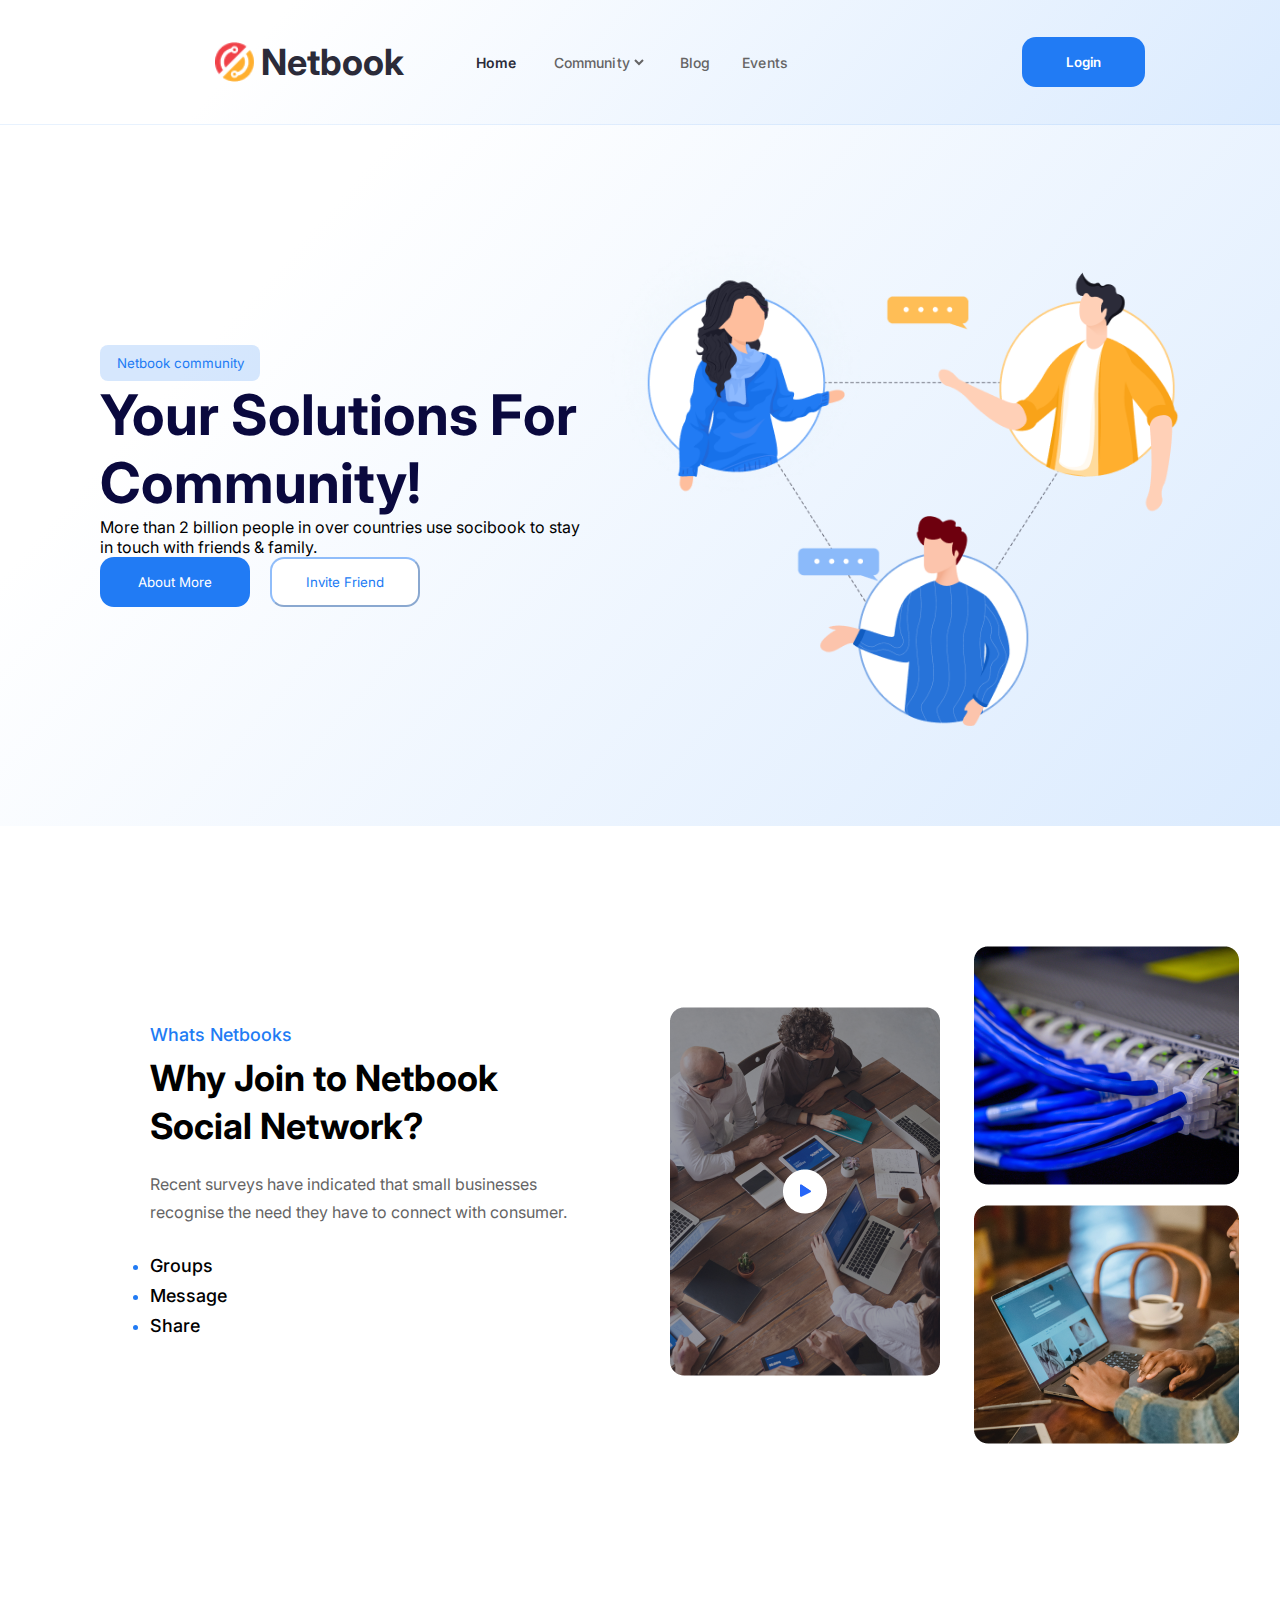
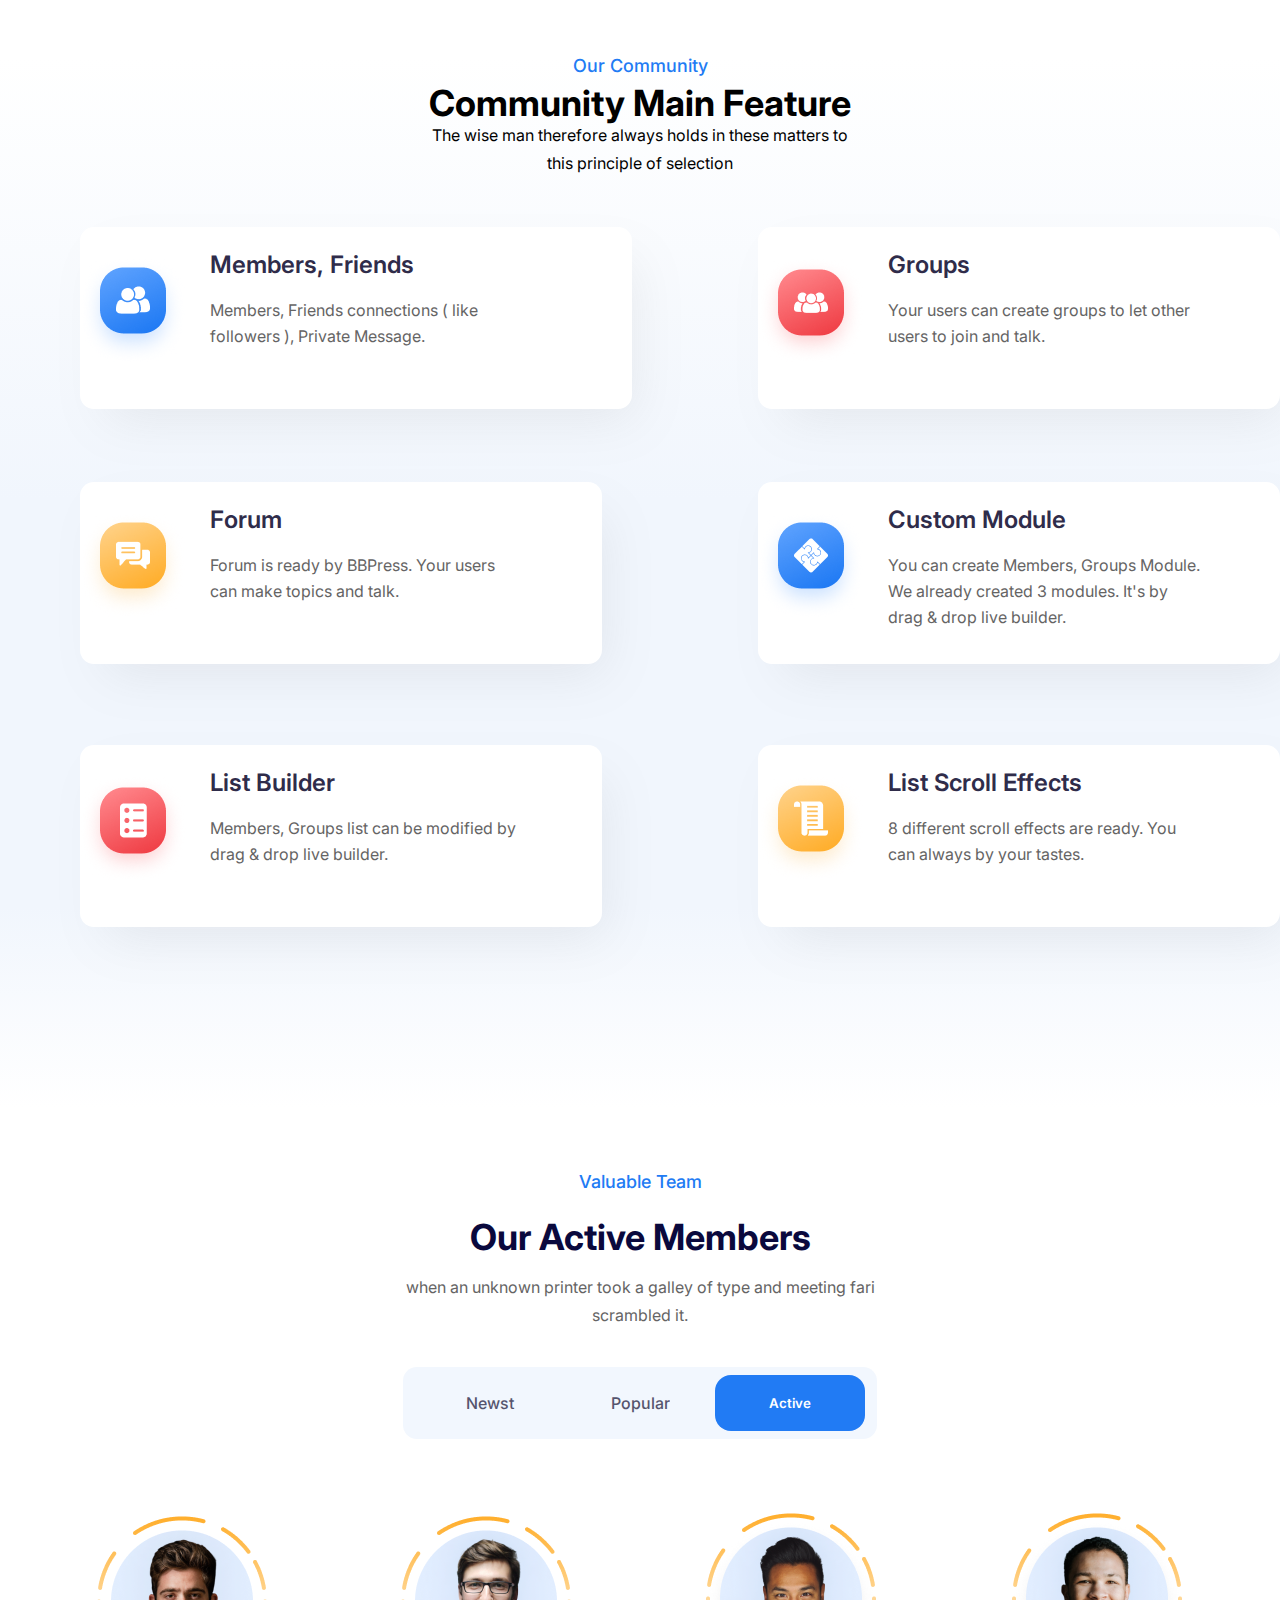
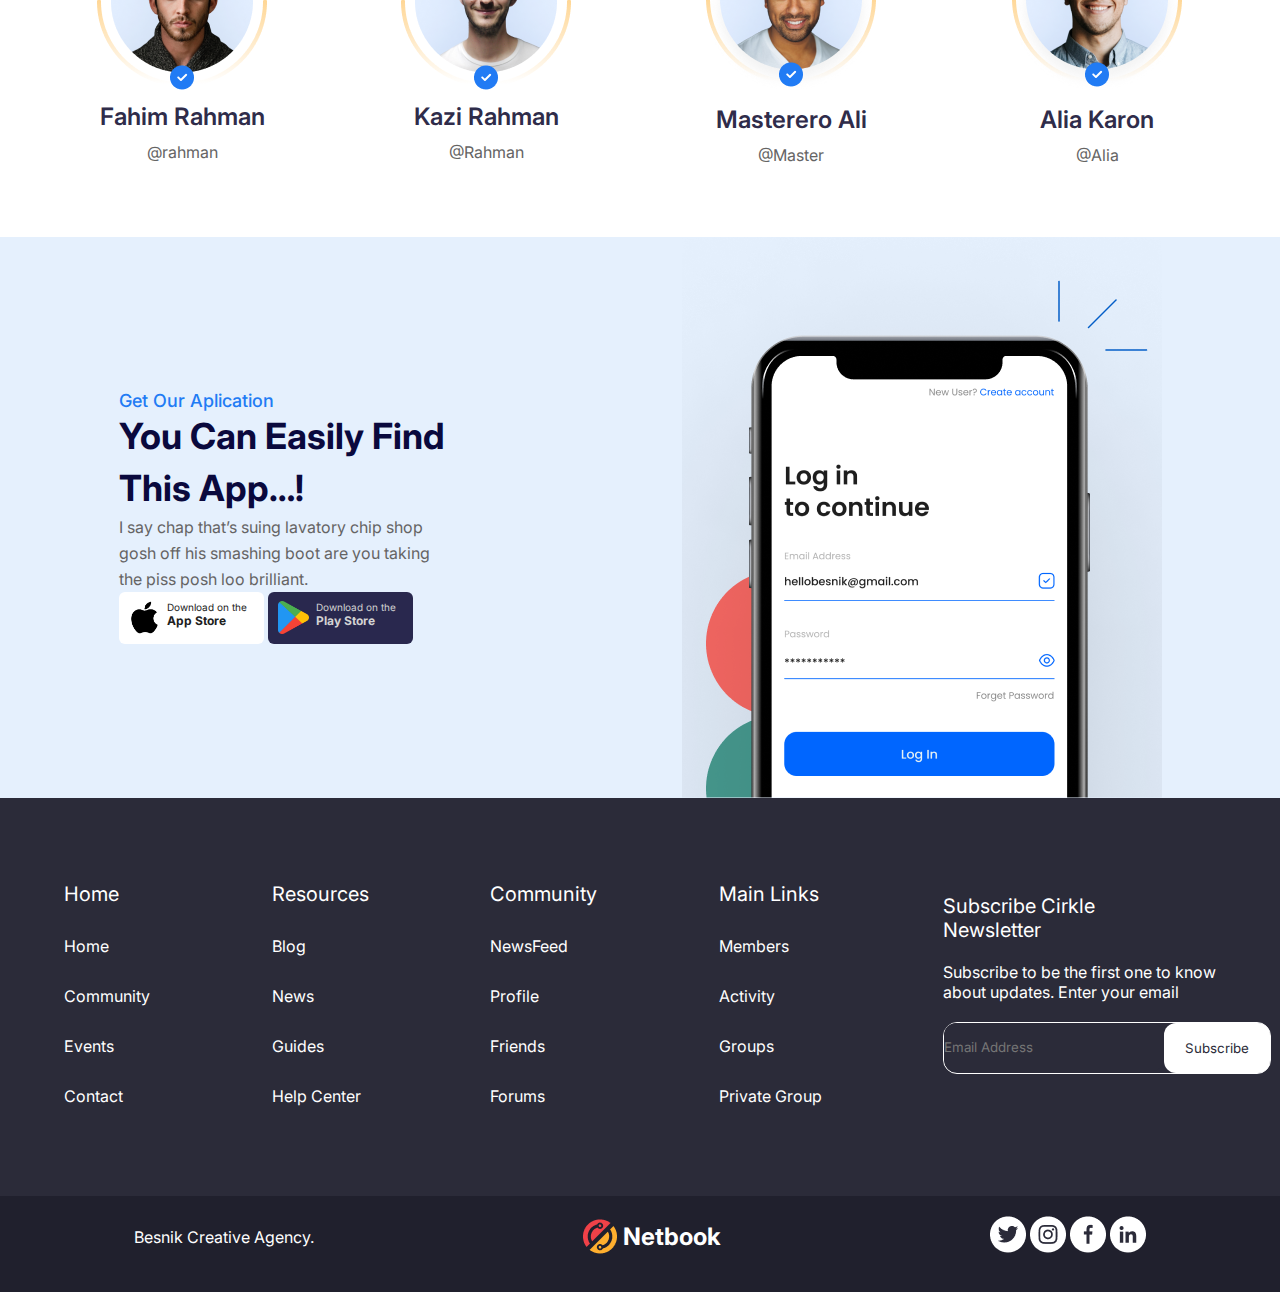
<file: index.html>
<!DOCTYPE html>
<html>
    <head>
        <meta charset="UTF-8">
        <meta http-equiv="X-UA-Compatible" content="IE=edge">
        <meta name="viewport" content="width=device-width, initial-scale=1.0">
        <link rel="stylesheet" href="index.css">
        <link rel="website icon" href="img/logo.png">
        <title>Netbook</title>
    </head>

    <body class="body">
        <header class="header">
            <div class="class-nav">
                <div id="Logo">
                    <img id="png-logo" src="img/logo.png" alt="Logo">
                    <h2>Netbook</h2>
                </div>
                <nav class="nav">
                    <a id="cor-nav-home" href="">Home</a>
                    <select name="Community" id="community">
                        <option value="Community">Community</option>
                    </select>
                    <a href="">Blog</a>
                    <a href="">Events</a>
                </nav>
            </div>

            <button id="botao-login">Login</button>
        </header>

        <section id="Home">
            <div class="home">
                <div class="textohome">
                    <button class="bnet"> Netbook community </button>
                    <h1 class="h1home">Your Solutions For Community!</h1>
                    <p>More than 2 billion people in over countries use socibook to stay in touch with friends & family.
                    </p>

                    <div class="botoeshome">
                        <button class="botao1home">About More</button>
                        <button class="botao2home">Invite Friend</button>
                    </div>

                </div>

                <img class="imagemhome" src="img/avatares.png" alt="">

        </section>

        <section id="Sec-sobre">
            <div class="container-sobre">
                <h4>Whats Netbooks</h4>
                <h2>Why Join to Netbook Social Network?</h2>
                <p>Recent surveys have indicated that small businesses recognise the need they
                    have to connect with consumer.
                </p>
                <ul>
                    <li><span>Groups</span></li>
                    <li><span>Message</span></li>
                    <li><span>Share</span></li>
                </ul>
            </div>
        </section>

        <aside id="Aside-sobre">
            <figure class="fig-izq">
                <img src="img/Image-3.png" alt="img1" class="img1">
            </figure>

            <figure class="fig-dir">

                <img src="img/Image-5.png" alt="img2" class="img2">

                <img src="img/Image-4.png" alt="img3" class="img3">
            </figure>
        </aside>

        <!--<section id="Avaliacao">

            <a class="subtt">Our Achievement</a>
            <h3 class="titulo2">We are Connecting <br> You The Digital Life.</h3>
            <h1 class="text2">The scope the Social Media becomes crucial Is <br> helps the business to directly
                engage with their <br> needs and wants.</h1>

            <button class="botao">Discover me </button>

            <div class="flecha1">
                <i class="fa-solid fa-arrow-right"></i>
            </div>

            <div class="box"></div>
            <div class="box2"></div>

            <div class="trofeu">
                <i class="fa-solid fa-trophy"></i>
            </div>

            <h1 class="texto3">Best of &nbsp <a class="A"> 2021 </a> &nbsp on Github</h1>

            <h3 class="texbox"> Awwwards</h3>
            <img class="png3" src="img/github_icon.png" alt="png3">
            <h3 class="text4">More than 2 billion we people over<br> countries use socibooks we to stay <br> in
                touch with friends.</h3>

            <h3 class="text5">Go To Awards</h3>

            <div class="flecha2">
                <i class="fa-solid fa-arrow-right"></i>
            </div>
            <div class="star">
                <img class="png3" src="img/Star.png" alt="png3">
            </div>

            <h3 class="text6">4.8 Rating</h3>
            <img class="png2" src="img/people.png" alt="png2">

            <h3 class="text7"> <a class="b"> +836k</a> &nbsp Members</h3>
            <h3 class="text8"> More than 2 billion we people over<br> countries use socibooks we to stay<br>in
                touch with friends.</h3>
            <h3 class="text9">Join Our Community</h3>

            <div class="flecha3">
                <i class="fa-solid fa-arrow-right"></i>
            </div>


        </section>-->

        <section id="Comunidade">
            <div class="container-text">
                <h3>Our Community</h3>
                <h2>Community Main Feature</h2>
                <p>The wise man therefore always holds in these matters to this principle of selection</p>
            </div>

            <div class="container-block">
                <div class="block1">
                    <img src="img/Icon-5.png">
                    <h2>Members, Friends</h2>
                    <p>Members, Friends connections ( like followers ), Private Message.</p>
                </div>
                <div class="block2">
                    <img src="img/Icon-4.png">
                    <h2>Groups</h2>
                    <p>Your users can create groups to let other users to join and talk.</p>
                </div>
                <div class="block3">
                    <img src="img/Icon-3.png">
                    <h2>Forum</h2>
                    <p>Forum is ready by BBPress. Your users can make topics and talk.</p>
                </div>
                <div class="block4">
                    <img src="img/Icon-2.png">
                    <h2>Custom Module </h2>
                    <p>You can create Members, Groups Module. We already created 3 modules.
                        It's by drag & drop live builder.</p>
                </div>
                <div class="block5">
                    <img src="img/Icon-1.png">
                    <h2>List Builder</h2>
                    <p>Members, Groups list can be modified by drag & drop live builder.</p>
                </div>
                <div class="block6">
                    <img src="img/Icon.png">
                    <h2>List Scroll Effects</h2>
                    <p>8 different scroll effects are ready. You can always by your tastes.</p>
                </div>
            </div>
        </section>

        <section class="conteudo-1">
            <h4>Valuable Team</h4>
            <h2>Our Active Members</h2>
            <blockquote>
                <p>when an unknown printer took a galley of type and meeting fari scrambled it.</p>
            </blockquote>
            <div class="sub-menu">
                <button id="botao-newst">Newst</button>
                <button id="botao-popular">Popular</button>
                <button id="botao-active">Active</button>
            </div>
        </section>

        <section class="conteudo-2">

            <div id="div-fahim">
                <img src="img/fahim.png" alt="Imagem Fahim">
                <h3>Fahim Rahman</h3>
                <h4>@rahman</h4>
            </div>
            <div id="div-kazi">
                <img src="img/kazi.png" alt="Imagem Kazi">
                <h3>Kazi Rahman</h3>
                <h4>@Rahman</h4>
            </div>
            <div id="div-masterero">
                <img src="img/masterero.png" alt="Imagem Masterero">
                <h3>Masterero Ali</h3>
                <h4>@Master</h4>
            </div>
            <div id="div-alia">
                <img src="img/alia.png" alt="Imagem Alia">
                <h3>Alia Karon</h3>
                <h4>@Alia</h4>
            </div>

        </section>

        <section class="Publicidade">
            <div>
                <p id="texto_azul">Get Our Aplication</p>
                <h2>You Can Easily Find <br>This App…!</h2>
                <p>I say chap that’s suing lavatory chip shop <br>gosh off his smashing boot are you taking <br>the piss
                    posh loo brilliant.</p>
                <button id="apple"><img src="img/apple_logo.png" alt="Logo Apple" class="icon">Download on the <b>App
                        Store</b></button>
                <button id="playstore"><img src="img/playstore_logo.png" alt="Logo Apple" class="icon">Download on the
                    <b>Play Store</b></button>
            </div>
            <img src="img/celular_ex.png" alt="Imagem de exemplo de login">
        </section>

        <!--<section id="Notícias">
            <p class="GOA" href="GOA.html">Get Our Aplication</p>
            <h3 class="titulo"> Latest News</h3>

            <div class="png1">
                <img src="img/Image-2.png" height="363" alt="png1">
                <img src="img/Image-1.png" height="363" alt="png1">
                <img src="img/Image.png" height="363" alt="png1">
            </div>
            <div class="subt">
                <img class="line" src="img/Line3.png" height="3" alt="png1">
                <h3> It Does Not Matter Hows <br> Slowly go as Long</h3>
                <img class="line" src="img/Line3.png" height="3" alt="png1">
                <h3>Netbook Network Added <br> New Photo Filter</h3>
                <img class="line" src="img/Line3.png" height="3" alt="png1">
                <h3>We Optimised Netbooks <br>Better Navigation</h3>
            </div>

            <div class="text1">

                <a>Continue Reading</a>

                <a href="GOA.html">Continue Reading</a>

                <a>Continue Reading</a>

            </div>


            <div class="seta1">
                <i class="fa-solid fa-arrow-right"></i>
            </div>

            <div class="seta2">
                <i class="fa-solid fa-arrow-right"></i>
            </div>

            <div class="seta3">
                <i class="fa-solid fa-arrow-right"></i>
            </div>

        </section>-->

        <section id="footer">
            <br>
            <blockquote class="texto">

                <div class="homefot">
                    <p class="subtitle">Home</p>
                    <p>Home</p>
                    <p>Community</p>
                    <p>Events</p>
                    <p>Contact</p>
                </div>

                <div class="resources">
                    <p class="subtitle">Resources</p>
                    <p>Blog</p>
                    <p>News</p>
                    <p>Guides</p>
                    <p>Help Center</p>
                </div>

                <div class="community">
                    <p class="subtitle">Community</p>
                    <p>NewsFeed</p>
                    <p>Profile</p>
                    <p>Friends</p>
                    <p>Forums</p>
                </div>

                <div class="mainlink">
                    <p class="subtitle">Main Links</p>
                    <p>Members</p>
                    <p>Activity</p>
                    <p>Groups</p>
                    <p>Private Group</p>
                </div>
                <div class="subs">
                    <p class="subtitle" id="cirkle">Subscribe Cirkle Newsletter</p>
                    <p class="subtext">Subscribe to be the first one to know about updates. Enter your email</p>
                    <div class="insemail">

                        <input type="text" placeholder="Email Address">
                        <button id="btft">Subscribe</button>

                    </div>
                </div>
            </blockquote>

            <footer>
                <br>
                <div class="ftext">
                    <p>Besnik Creative Agency.</p>
                    <div class="logoft">
                        <img id="logopng" src="./img/logo.png" alt="logo">
                        <h2>Netbook</h2>
                    </div>
                    <div class="redes">
                        <img src="./img/Twitter.png" alt="">
                        <img src="./img/instagram.png" alt="">
                        <img src="./img/facebook.png" alt="">
                        <img src="./img/Linkedin.png" alt="">
                    </div>
                </div>
            </footer>
        </section>

    </body>

</html>
</file>
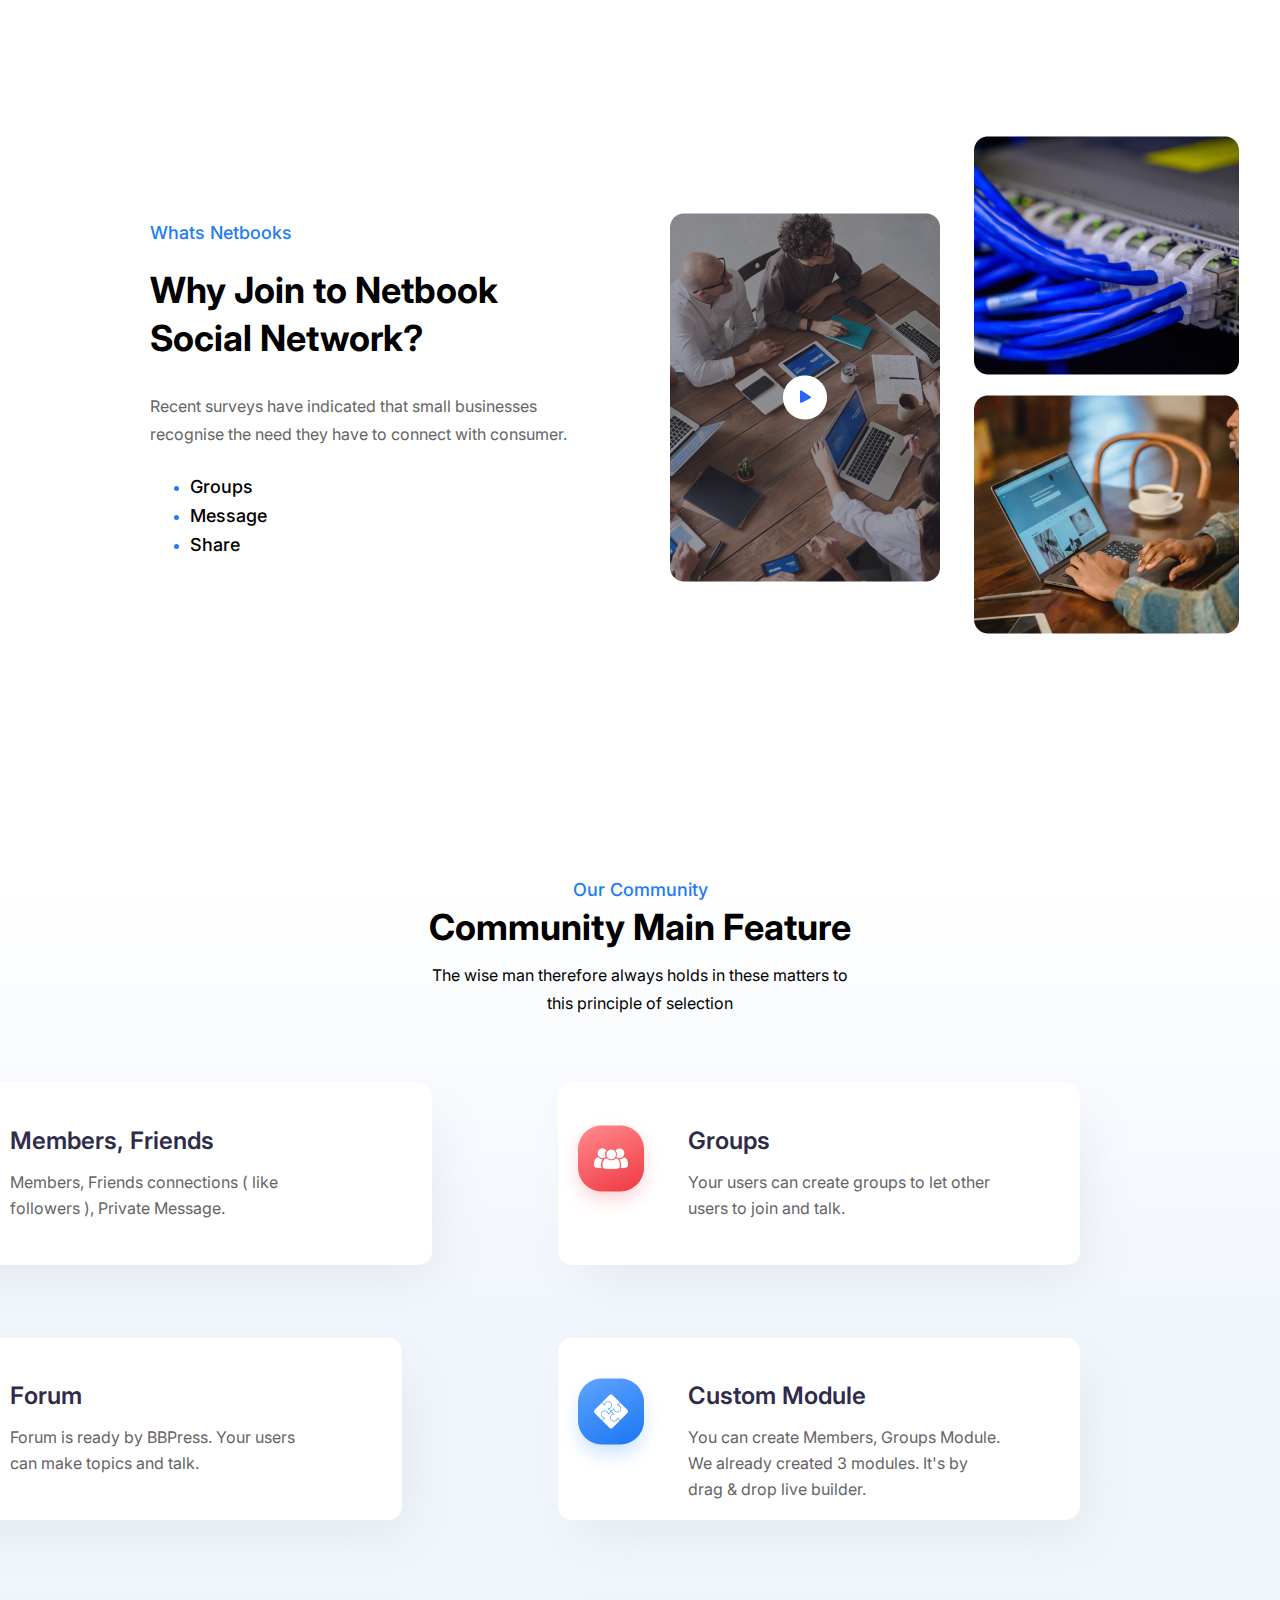
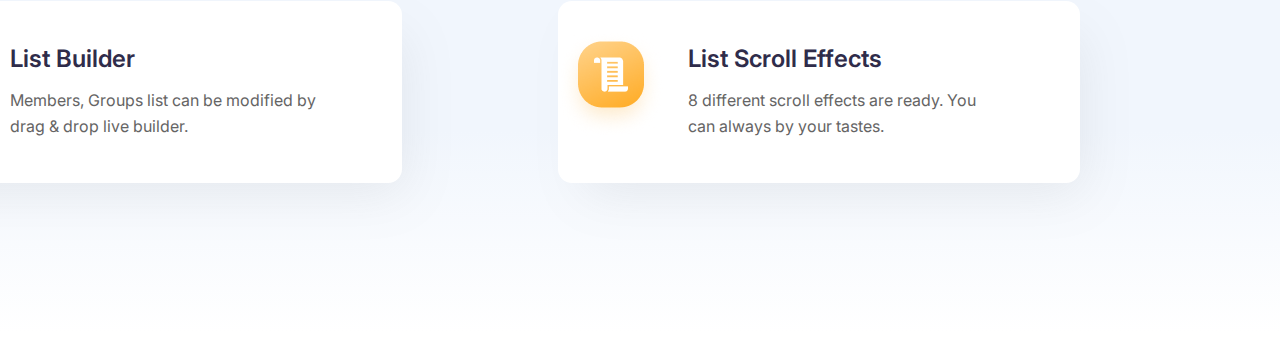
<file: html/index.html>
<!DOCTYPE html>
<html>

<head>
    <meta charset="UTF-8">
    <meta http-equiv="X-UA-Compatible" content="IE=edge">
    <meta name="viewport" content="width=device-width, initial-scale=1.0">
    <link rel="stylesheet" href="../css/index.css">
    <link href="https://fonts.googleapis.com/css2?family=Inter:wght@500&display=swap" rel="stylesheet">
    <title>Netbook</title>
</head>

<body>
    <header>

    </header>

    <section id="Home"></section>

    <section id="Sec-sobre">
        <div class="container-sobre">
            <h4>Whats Netbooks</h4>
            <h2>Why Join to Netbook Social Network?</h2>
            <p>Recent surveys have indicated that small businesses recognise the need they
                have to connect with consumer.
            </p>
            <ul>
                <li><span>Groups</span></li>
                <li><span>Message</span></li>
                <li><span>Share</span></li>
            </ul>
        </div>


    </section>

    <aside id="Aside-sobre">
        <figure class="fig-izq">
            <img src="../img/Image-3.png" alt="img1" class="img1">
        </figure>

        <figure class="fig-dir">

            <img src="../img/Image-5.png" alt="img2" class="img2">

            <img src="../img/Image-4.png" alt="img3" class="img3">
        </figure>


    </aside>

    <section id="Avaliacao"></section>

    <section id="Comunidade">
        <div class="container-text">
            <h3>Our Community</h3>
            <h2>Community Main Feature</h2>
            <p>The wise man therefore always holds in these matters to this principle of selection</p>
        </div>

        <div class="container-block">
            <div class="block1">
                <img src="../img/Icon1.png">
                <h2>Members, Friends</h2>
                <p>Members, Friends connections ( like followers ), Private Message.</p>
            </div>
            <div class="block2">
                <img src="../img/Icon2.png">
                <h2>Groups</h2>
                <p>Your users can create groups to let other users to join and talk.</p>
            </div>
            <div class="block3">
                <img src="../img/Icon3.png">
                <h2>Forum</h2>
                <p>Forum is ready by BBPress. Your users can make topics and talk.</p>
            </div>
            <div class="block4">
                <img src="../img/Icon4.png">
                <h2>Custom Module </h2>
                <p>You can create Members, Groups Module. We already created 3 modules.
                    It's by drag & drop live builder.</p>
            </div>
            <div class="block5">
                <img src="../img/Icon5.png">
                <h2>List Builder</h2>
                <p>Members, Groups list can be modified by drag & drop live builder.</p>
            </div>
            <div class="block6">
                <img src="../img/Icon6.png">
                <h2>List Scroll Effects</h2>
                <p>8 different scroll effects are ready. You can always by your tastes.</p>
            </div>
        </div>
    </section>

    <section id="Membros"></section>

    <section id="Publicidade"></section>

    <section id="Notícias"></section>

    <footer></footer>
</body>

</html>
</file>
<file: index.css>
@import url('https://fonts.googleapis.com/css2?family=Inter&display=swap');
@import url('https://fonts.googleapis.com/css2?family=Inter:wght@500&display=swap');
@import url('https://fonts.googleapis.com/css2?family=Inter:wght@700&display=swap');
@import url('https://fonts.googleapis.com/css2?family=Inter:wght@700&family=Poppins:wght@700&display=swap');

* {
    margin: 0;
    padding: 0;
    box-sizing: border-box;
    text-decoration: none;
    font-family: 'Inter';
}

.header {
    background: linear-gradient(311.76deg, #D4E7FE -15.24%, #FFFFFF 78.85%);
    display: flex;
    flex-direction: row;
    justify-content: space-between;
    align-items: center;
    font-family: 'Inter', sans-serif;
    border-bottom: 1px solid rgba(33, 123, 244, 0.1);

}

.nav {

    display: flex;
    gap: 32px;
    align-items: center;
}

.header nav a {
    color: #656464;
    font-size: 14px;
    font-weight: 500;
    letter-spacing: 0.01em;

}

#community {
    font-family: 'Inter', sans-serif;
    color: #656464;
    letter-spacing: 0.01em;
    font-weight: 500;
    font-size: 14px;
    border-color: transparent;
    background: transparent;
}

#cor-nav-home {
    color: #2B2B39;
    font-weight: 600;
}

.class-nav {
    padding: 40px;
    margin-left: 175px;
    display: flex;
    flex-direction: row;
    justify-content: space-between;
    align-items: center;
    gap: 72px;
}

#Logo {
    display: flex;
    flex-direction: row;
    align-items: center;
    gap: 6px;
    font-family: 'Poppins', sans-serif;
    font-size: 24px;
    font-weight: 600;
    color: #2B2B39;

}

#botao-login {
    margin-right: 135px;
    background-color: #217BF4;
    font-family: 'Inter', sans-serif;
    color: #FFFFFF;
    font-weight: 600;
    width: 123px;
    height: 50px;
    border-radius: 14px;
    border: none;
}

#botao-login:hover {
    font-family: 'Inter', sans-serif;
    color: #2B2B39;
}

#png-logo {
    height: 40px;
}

.Membros {
    background: #FFFFFF;
}

.conteudo-1 {
    display: flex;
    flex-direction: column;
    justify-content: center;
    align-items: center;
}

.conteudo-1 h4 {
    margin-top: 37px;
    padding: 10px;
    font-family: 'Inter', sans-serif;
    color: #217BF4;
    font-weight: 500;
    font-size: 18px;
    line-height: 18px;
}

.conteudo-1 h2 {
    padding: 18px;
    font-family: 'Inter', sans-serif;
    color: #0A093D;
    font-weight: 700;
    font-size: 36px;
    line-height: 36px;

}

.conteudo-1 p {
    font-family: 'Inter', sans-serif;
    color: #656464;
    font-weight: 400;
    font-size: 16px;
    line-height: 28px;
    text-align: center;
    width: 480px;

}

.sub-menu {
    margin-top: 38px;
    width: 474px;
    height: 72px;
    font-family: 'Inter', sans-serif;
    display: flex;
    flex-direction: row;
    justify-content: center;
    align-items: center;
    border-radius: 14px;

    background-color: rgba(33, 123, 244, 0.06);
    /*AJUSTE TECNICO?*/
}

#botao-newst {

    background-color: transparent;
    font-family: 'Inter', sans-serif;
    color: #2F2C4A;
    opacity: 0.8;
    font-size: 16px;
    font-weight: 500;
    width: 150px;
    height: 56px;
    border-radius: 16px;
    border: none;

}

#botao-popular {

    background-color: transparent;
    font-family: 'Inter', sans-serif;
    color: #2F2C4A;
    opacity: 0.8;
    font-size: 16px;
    font-weight: 500;
    width: 150px;
    height: 56px;
    border-radius: 16px;
    border: none;
}

#botao-active {

    background-color: #217BF4;
    font-family: 'Inter', sans-serif;
    color: #FFFFFF;
    font-weight: 600;
    width: 150px;
    height: 56px;
    border-radius: 16px;
    border: none;
}

.conteudo-2 {
    display: flex;
    flex-direction: row;
    justify-content: center;
    align-items: center;
    gap: 134px;
    padding: 74px;
}

.conteudo-2 h3 {
    font-family: 'Inter', sans-serif;
    color: #2F2C4A;
    font-weight: 600;
    font-size: 24px;
    line-height: 26px;
    text-align: center;
}

.conteudo-2 h4 {
    font-family: 'Inter', sans-serif;
    color: #656464;
    font-weight: 400;
    font-size: 16px;
    line-height: 16px;
    text-align: center;
}

#div-fahim {
    display: flex;
    flex-direction: column;
    align-items: center;
    gap: 14px;
}

#div-kazi {
    display: flex;
    flex-direction: column;
    align-items: center;
    gap: 14px;
}

#div-masterero {
    display: flex;
    flex-direction: column;
    align-items: center;
    gap: 14px;
}

#div-alia {
    display: flex;
    flex-direction: column;
    align-items: center;
    gap: 14px;
}

.Publicidade {
    margin: 0;
    padding: 0;
    font-family: Inter;
    background-color: #E5F0FD;
    display: flex;
    flex-flow: row nowrap;
    justify-content: space-around;
    align-items: center;

}

.Publicidade h2 {
    font-size: 36px;
    font-weight: 700;
    line-height: 52px;
    letter-spacing: 0em;
    text-align: left;
    color: #0A093D;
}

.Publicidade p {
    font-size: 16px;
    font-weight: 400;
    line-height: 26px;
    letter-spacing: 0em;
    text-align: left;
    color: #656464;
}

#texto_azul {
    font-size: 18px;
    font-weight: 500;
    line-height: 18px;
    letter-spacing: 0em;
    text-align: left;
    color: #217BF4;
}

.Publicidade button {
    width: 145px;
    height: 52px;
    text-align: left;
    border-style: none;
    border-radius: 6px;
    padding: 3% 3%;
    font-size: 10px;
}

.Publicidade b {
    font-size: 12px;
}

#apple {
    background-color: white;
    color: #202020;
}

#playstore {
    background-color: #29284E;
    color: lightgray;
}

.icon {
    width: auto;
    height: 100%;
    float: left;
    margin-right: 5%;
}

#Sec-sobre {
    position: absolute;
    display: inline-block;
    width: 550px;
    margin-top: 100px;
}


#Sec-sobre h4 {
    color: #217BF4;
    font-family: 'Inter';
    font-style: normal;
    font-weight: 500;
    font-size: 18px;
    line-height: 18px;
}


#Sec-sobre h2 {
    width: 400px;
    font-family: 'Inter';
    font-style: normal;
    font-weight: 700;
    font-size: 36px;
    line-height: 48px;
    margin-top: 10px;
}

#Sec-sobre p {
    width: 420px;
    font-family: 'Inter';
    font-style: normal;
    font-weight: 400;
    font-size: 16px;
    line-height: 28px;
    color: #656464;
}

.container-sobre {
    position: absolute;
    height: 500px;
    left: 150px;
    top: 100px;

}

.container-sobre ul li {
    margin-top: 10px;
    color: #217BF4;

}

.container-sobre li span {
    color: #000000;
    font-family: 'Inter';
    font-style: normal;
    font-weight: 500;
    font-size: 18px;
    line-height: 18px;

}

.container-sobre p {
    margin-top: 20px;
    margin-bottom: 30px;
}


#Aside-sobre {
    display: inline-block;
    width: 650px;
    margin-left: 50%;
    margin-top: 100px;
}

.fig-izq {
    display: inline-block;
    width: 300px;
    height: 550px;
    margin: 0;
}

.fig-dir {
    display: inline-block;
    width: 300px;
    height: 550px;
    margin-right: 0;
    margin-left: 10px;
    text-align: center;

}

.img1 {
    position: relative;
    top: -100px;
    left: 30px;
}

.img2 {
    display: block;
    margin: 20px;
}

.img3 {
    display: block;
    margin: 20px;
}

#Comunidade {
    background: linear-gradient(0deg, rgba(241, 246, 253, 0) 1.63%, #F1F6FD 20.5%, #F1F6FD 58.57%, #FFFFFF 100%);
    height: 1069px;
}

.container-text {
    text-align: center;
}

.container-text h3 {
    margin-bottom: 5px;
    font-family: 'Inter';
    font-style: normal;
    font-weight: 500;
    font-size: 18px;
    line-height: 18px;
    color: #217BF4;
}

.container-text h2 {
    margin-top: 10px;
    margin-bottom: 0px;
    font-family: 'Inter';
    font-style: normal;
    font-weight: 700;
    font-size: 36px;
    line-height: 36px;
}

.container-text p {
    display: inline-block;
    font-family: 'Inter';
    font-style: normal;
    font-weight: 400;
    font-size: 16px;
    line-height: 28px;
    width: 421px;
}

.container-block {
    position: absolute;
    width: 1200px;
    height: 700px;
    left: 80px;
    margin-top: 50px;

}

.block1 {
    display: inline-block;
    position: absolute;
    width: 552px;
    height: 182px;
    top: 0;
    left: 0;
    background-color: #ffffff;
    box-shadow: 14px 22px 52px -12px rgba(127, 127, 127, 0.13);
    border-radius: 14px;

}

.block2 {
    display: inline-block;
    position: absolute;
    width: 522px;
    height: 182px;
    top: 0;
    right: 0;
    background-color: #ffffff;
    box-shadow: 14px 22px 52px -12px rgba(127, 127, 127, 0.13);
    border-radius: 14px;
}

.block3 {
    display: inline-block;
    position: absolute;
    width: 522px;
    height: 182px;
    top: 255px;
    left: 0;
    background-color: #ffffff;
    box-shadow: 14px 22px 52px -12px rgba(127, 127, 127, 0.13);
    border-radius: 14px;
}

.block4 {
    display: inline-block;
    position: absolute;
    width: 522px;
    height: 182px;
    top: 255px;
    right: 0;
    background-color: #ffffff;
    box-shadow: 14px 22px 52px -12px rgba(127, 127, 127, 0.13);
    border-radius: 14px;
}

.block5 {
    display: inline-block;
    position: absolute;
    width: 522px;
    height: 182px;
    bottom: 0;
    left: 0;
    background-color: #ffffff;
    box-shadow: 14px 22px 52px -12px rgba(127, 127, 127, 0.13);
    border-radius: 14px;
}

.block6 {
    display: inline-block;
    position: absolute;
    width: 522px;
    height: 182px;
    bottom: 0;
    right: 0;
    background-color: #ffffff;
    box-shadow: 14px 22px 52px -12px rgba(127, 127, 127, 0.13);
    border-radius: 14px;
}

.container-block img {
    display: inline-block;
    position: absolute;
    top: 30px;

}

.container-block h2 {
    display: inline-block;
    position: absolute;
    width: 209px;
    height: 26px;
    top: 25px;
    left: 130px;
    color: #2F2C4A;
    font-family: 'Inter';
    font-style: normal;
    font-weight: 600;
    font-size: 24px;
    line-height: 26px;


}

.container-block p {
    display: inline-block;
    width: 315px;
    height: 52px;
    position: absolute;
    top: 70px;
    left: 130px;
    color: #656464;
    font-family: 'Inter';
    font-style: normal;
    font-weight: 400;
    font-size: 16px;
    line-height: 26px;

}

.h1home {
    color: hsla(241, 74%, 14%, 1);
    font-size: 56px;
    font-weight: 700;

}

.imagemhome {
    height: 501px;
    width: 585px;

}

#Home {
    background: linear-gradient(311.76deg, #D4E7FE -15.24%, #FFFFFF 78.85%);
}

.home {
    display: flex;
    flex-direction: row;
    align-items: center;
    justify-content: center;
    padding: 100px;


}

.botoeshome {
    display: flex;
    flex-direction: row;
    gap: 20px;

}

.botao1home {
    color: white;
    border-style: none;
    border-radius: 14px;
    height: 50px;
    width: 150px;
    background-color: #217BF4;

}

.botao2home {
    background-color: white;
    border-color: #227df580;
    border-radius: 14px;
    color: #217BF4;
    height: 50px;
    width: 150px;
}

.bnet {
    border-style: none;
    color: #217BF4;
    background-color: #217cf42f;
    border-radius: 8px;
    height: 36px;
    width: 160px;
    left: 135px;
}

#footer {
    background-color: #2B2B39;

}

.texto {
    display: flex;
    flex-direction: row;
    gap: 10%;
    margin-left: 5%;
    font-weight: 400;
    color: white;
    margin-top: 5%;
    margin-bottom: 90px;
}

.subtitle {
    font-size: 20px;
}

.homefot {
    display: flex;
    flex-direction: column;
    gap: 30px;
}

.resources {
    display: flex;
    flex-direction: column;
    gap: 30px;

}

.community {
    gap: 30px;
    display: flex;
    flex-direction: column;


}

.mainlink {
    gap: 30px;
    display: flex;
    flex-direction: column;

}

#cirkle {
    
    max-width: 200px;
}

.subs {
    display: flex;
    flex-direction: column;
    gap: 20px;
    margin-top: 1%;

}

.subtext {
    max-width: 300px;

}

input {
    height: 50px;
    width: 20px;
    border-radius: 12px;
}

.insemail {
    border: 1px solid white;
    border-radius: 14px;
    width:auto;
    display: flex;
    flex-direction: row;

}

button {
    border-radius: 12px;

}

input {
    border-style: none;
    background-color: #2B2B39;
    display: flex;
    width: 220px;
    height: 48px;
}

#btft {
    border-style: none;
    background-color: white;
    position: relative;
    width: 106px;
    height: 50px;
    color: #2B2B39;
}

footer {
    color: white;
    height: 96px;
    width: auto;
    background-color: #20202D;
}

.ftext {
    display: flex;
    flex-direction: row;
    align-items: center;
    justify-content: space-around;
}

.logoft {
    display: flex;
    flex-direction: row;
    align-items: center;
    gap: 5px;
}

.titulo {

    display: flex;
    justify-content: center;
    font-size: 40px;
    position: relative;
    top: 60px;
    font-weight: 700;

}

#Notícias{
    display: flex;
    flex-flow: row nowrap;
    justify-content: space-around;
}

.GOA {
    color: #217BF4;

}

.png1 {
    display: flex;
    align-items: center;
    justify-content: center;
    gap: 120px;
    padding-top: 5%;
}

.subt {
    margin: 0 25px 0 0;
    display: flex;
    justify-content: space-around;
    font-size: 20px;
}

.line {
    margin: 25px -120px 0 0;
    display: flex;
    align-items: center;
    justify-content: flex-start;
    gap: 145px;
    padding-top: 1%;
}

.text1 {


    display: flex;
    justify-content: center;
    font-size: 18px;
    position: relative;
    top: 1px;
    gap: 350px;
    row-gap: 350px;
    column-gap: 370px
}

.seta1 {

    margin: -16px 865px 0 0;
    display: flex;
    align-items: center;
    justify-content: center;
    gap: 288px;
    color: gray;
}

.seta2 {

    margin: -15px -185px 0 0;
    display: flex;
    align-items: center;
    justify-content: center;
    gap: 288px;
    color: blue;
}

.seta3 {

    margin: -16px -1220px 0 0;
    display: flex;
    align-items: center;
    justify-content: center;
    gap: 289px;
    color: gray;
}



/* parte de avaliaçoes*/

.titulo2 {
    margin: 0 110px 0 0;
    display: flex;
    justify-content: flex-end;
    padding-top: 3%;
    font-size: 40px;
    position: relative;
    top: 60px;
    font-weight: 700;
    color: #0A093D;

}

.subtt {

    margin: 0 341px 0 0;
    display: flex;
    justify-content: flex-end;
    font-size: 18px;
    position: relative;
    top: 87px;
    font-weight: 700;
    padding-top: 1%;
    color: #217BF4;
}

.text2 {

    margin: 0 119px 0 0;
    display: flex;
    justify-content: flex-end;
    font-size: 16px;
    position: relative;
    top: 87px;
    font-weight: 700;
    padding-top: 1%;
    color: #656464;
}

.botao {

    margin-left: 1010px;
    /* posiçao do botao na tela*/
    position: relative;
    top: 120px;
    /* posiçao do botao na tela pra cima*/
    background-color: #217BF4;
    /* cor do botao*/
    border-style: none;
    /*tirar a borda preta do botao*/
    border-radius: 14px;
    /* deixar o formato do botao como redondo*/
    width: 150px;
    /* largura do botao*/
    height: 56px;
    /* altura do botao*/
    font-size: 14px;
    /* tamanho da fonte que esta no botao*/
    /* fonte importada para o botao*/
    font-weight: 700;
    /* grossura da palavra dentro do botao*/
    color: white;
    /* cor da palavra help-me dentro do botao*/
}

.flecha1 {

    margin: 79px -776px 0 0;
    display: flex;
    justify-content: center;
    font-size: 16px;
    position: relative;
    top: 5px;
    color: white;

}

.box {
    position: absolute;
    width: 336px;
    height: 340px;
    left: 559px;
    top: 110px;

    background: white;
    box-shadow: 14px 22px 52px -12px rgba(127, 127, 127, 0.13);
    border-radius: 14px;
}

.box2 {
    box-sizing: border-box;

    position: absolute;
    width: 336px;
    height: 340px;
    left: 149px;
    top: 110px;

    background: white;
    border-radius: 14px;
}

.texbox {
    display: flex;
    justify-content: center;
    position: absolute;
    left: 2.88%;
    right: 14%;
    top: 16.6%;
    font-weight: 700;
    color: #0A093D;

}

.trofeu {
    display: flex;
    justify-content: center;
    position: absolute;
    left: 2.88%;
    right: 22.88%;
    top: 19.6%;
    color: #217BF4;
}

.texto3 {
    margin: -302px 700px 0 0;
    display: flex;
    justify-content: flex-end;
    font-size: 16px;
    position: relative;
    top: 87px;
    font-weight: 700;
    padding-top: 1%;
    color: #5D5B70;
}

.A {
    color: blue;
}

.png3 {
    display: flex;
    justify-content: center;
    position: absolute;
    left: 38.5%;
    top: 28.5%;

}

.text4 {
    margin: 42px 60px 0 0;
    display: flex;
    justify-content: center;
    font-size: 16px;
    position: relative;
    top: 87px;
    color: #8C8C8C;
}

.text5 {
    margin: 90px 220px 0 0;
    display: flex;
    justify-content: center;
    font-size: 16px;
    position: relative;
    top: 87px;
    color: #8C8C8C;
}

.flecha2 {
    margin: -16.5px 80px 0 0;
    display: flex;
    justify-content: center;
    font-size: 16px;
    position: relative;
    top: 87px;
    color: #8C8C8C;
}

.star {
    display: flex;
    justify-content: center;
    position: absolute;
    left: 8%;
    right: 81%;
    top: 21%;
    color: #217BF4;
}

.text6 {
    display: flex;
    justify-content: center;
    position: absolute;
    left: 8%;
    right: 71%;
    top: 19%;
    color: #000000;
}

.png2 {
    display: flex;
    justify-content: center;
    position: absolute;
    left: 11%;
    top: 27%;
}

.text7 {
    display: flex;
    justify-content: center;
    position: absolute;
    left: 17%;
    top: 26%;
}

.b {
    color: #217BF4;
}

.text8 {
    display: flex;
    justify-content: center;
    position: absolute;
    font-size: 16px;
    left: 12%;
    top: 37%;
    color: #8C8C8C;

}

.text9 {
    display: flex;
    justify-content: center;
    position: absolute;
    font-size: 16px;
    left: 12%;
    top: 57%;
    color: #217BF4;
}

.flecha3 {
    display: flex;
    justify-content: center;
    position: absolute;
    font-size: 16px;
    left: 24%;
    top: 59.5%;
    color: #217BF4;
}
</file>
<file: css/index.css>
body{
    margin: 0;
    padding: 0;
    box-sizing: border-box;
}
    
    #Sec-sobre {
    position: absolute;
    display: inline-block;
    width: 550px;
    margin-top: 100px;
}


#Sec-sobre h4 {
    color: #217BF4;
    font-family: 'Inter';
    font-style: normal;
    font-weight: 500;
    font-size: 18px;
    line-height: 18px;
}


#Sec-sobre h2 {
    width: 400px;
    font-family: 'Inter';
    font-style: normal;
    font-weight: 700;
    font-size: 36px;
    line-height: 48px;
    margin-top: 10px;
}

#Sec-sobre p {
    width: 420px;
    font-family: 'Inter';
    font-style: normal;
    font-weight: 400;
    font-size: 16px;
    line-height: 28px;
    color: #656464;
}

.container-sobre {
    position: absolute;
    height: 500px;
    left: 150px;
    top: 100px;

}

.container-sobre ul li {
    margin-top: 10px;
    color: #217BF4;

}

.container-sobre li span {
    color: #000000;
    font-family: 'Inter';
    font-style: normal;
    font-weight: 500;
    font-size: 18px;
    line-height: 18px;

}

.container-sobre p {
    margin-top: 20px;
    margin-bottom: 30px;
}


#Aside-sobre {
    display: inline-block;
    width: 650px;
    margin-left: 50%;
    margin-top: 100px;
}

.fig-izq {
    display: inline-block;
    width: 300px;
    height: 550px;
    margin: 0;
}

.fig-dir {
    display: inline-block;
    width: 300px;
    height: 550px;
    margin-right: 0;
    margin-left: 10px;
    text-align: center;

}

.img1 {
    position: relative;
    top: -100px;
    left: 30px;
}

.img2 {
    display: block;
    margin: 20px;
}

.img3 {
    display: block;
    margin: 20px;
}

#Comunidade {
    background: linear-gradient(0deg, rgba(241, 246, 253, 0) 1.63%, #F1F6FD 20.5%, #F1F6FD 58.57%, #FFFFFF 100%);
    height: 1069px;
}

.container-text {
    text-align: center;
}

.container-text h3 {
    margin-bottom: 5px;
    font-family: 'Inter';
    font-style: normal;
    font-weight: 500;
    font-size: 18px;
    line-height: 18px;
    color: #217BF4;
}

.container-text h2 {
    margin-top: 10px;
    margin-bottom: 0px;
    font-family: 'Inter';
    font-style: normal;
    font-weight: 700;
    font-size: 36px;
    line-height: 36px;
}

.container-text p {
    display: inline-block;
    font-family: 'Inter';
    font-style: normal;
    font-weight: 400;
    font-size: 16px;
    line-height: 28px;
    width: 421px;
}

.container-block {
    position: absolute;
    width: 1200px;
    height: 700px;
    right: 200px;
    margin-top: 50px;

}


.block1 {
    display: inline-block;
    position: absolute;
    width: 552px;
    height: 182px;
    top: 0;
    left: 0;
    background-color: #ffffff;
    box-shadow: 14px 22px 52px -12px rgba(127, 127, 127, 0.13);
    border-radius: 14px;

}

.block2 {
    display: inline-block;
    position: absolute;
    width: 522px;
height: 182px;
    top: 0;
    right: 0;
    background-color: #ffffff;
    box-shadow: 14px 22px 52px -12px rgba(127, 127, 127, 0.13);
    border-radius: 14px;
}

.block3 {
    display: inline-block;
    position: absolute;
    width: 522px;
height: 182px;
    top: 255px;
    left: 0;
    background-color: #ffffff;
    box-shadow: 14px 22px 52px -12px rgba(127, 127, 127, 0.13);
    border-radius: 14px;
}

.block4 {
    display: inline-block;
    position: absolute;
    width: 522px;
height: 182px;
    top: 255px;
    right: 0;
    background-color: #ffffff;
    box-shadow: 14px 22px 52px -12px rgba(127, 127, 127, 0.13);
    border-radius: 14px;
}

.block5 {
    display: inline-block;
    position: absolute;
    width: 522px;
height: 182px;
    bottom: 0;
    left: 0;
    background-color: #ffffff;
    box-shadow: 14px 22px 52px -12px rgba(127, 127, 127, 0.13);
    border-radius: 14px;
}

.block6 {
    display: inline-block;
    position: absolute;
    width: 522px;
height: 182px;
    bottom: 0;
    right: 0;
    background-color: #ffffff;
    box-shadow: 14px 22px 52px -12px rgba(127, 127, 127, 0.13);
    border-radius: 14px;
}

.container-block img {
    display: inline-block;
    position: absolute;
    top: 30px;

}

.container-block h2 {
    display: inline-block;
    position: absolute;
    width: 209px;
    height: 26px;
    top: 25px;
    left: 130px;
    color: #2F2C4A;
    font-family: 'Inter';
    font-style: normal;
    font-weight: 600;
    font-size: 24px;
    line-height: 26px;


}

.container-block p {
    display: inline-block;
    width: 315px;
    height: 52px;
    position: absolute;
    top: 70px;
    left: 130px;
    color: #656464;
    font-family: 'Inter';
font-style: normal;
font-weight: 400;
font-size: 16px;
line-height: 26px;

}
</file>
